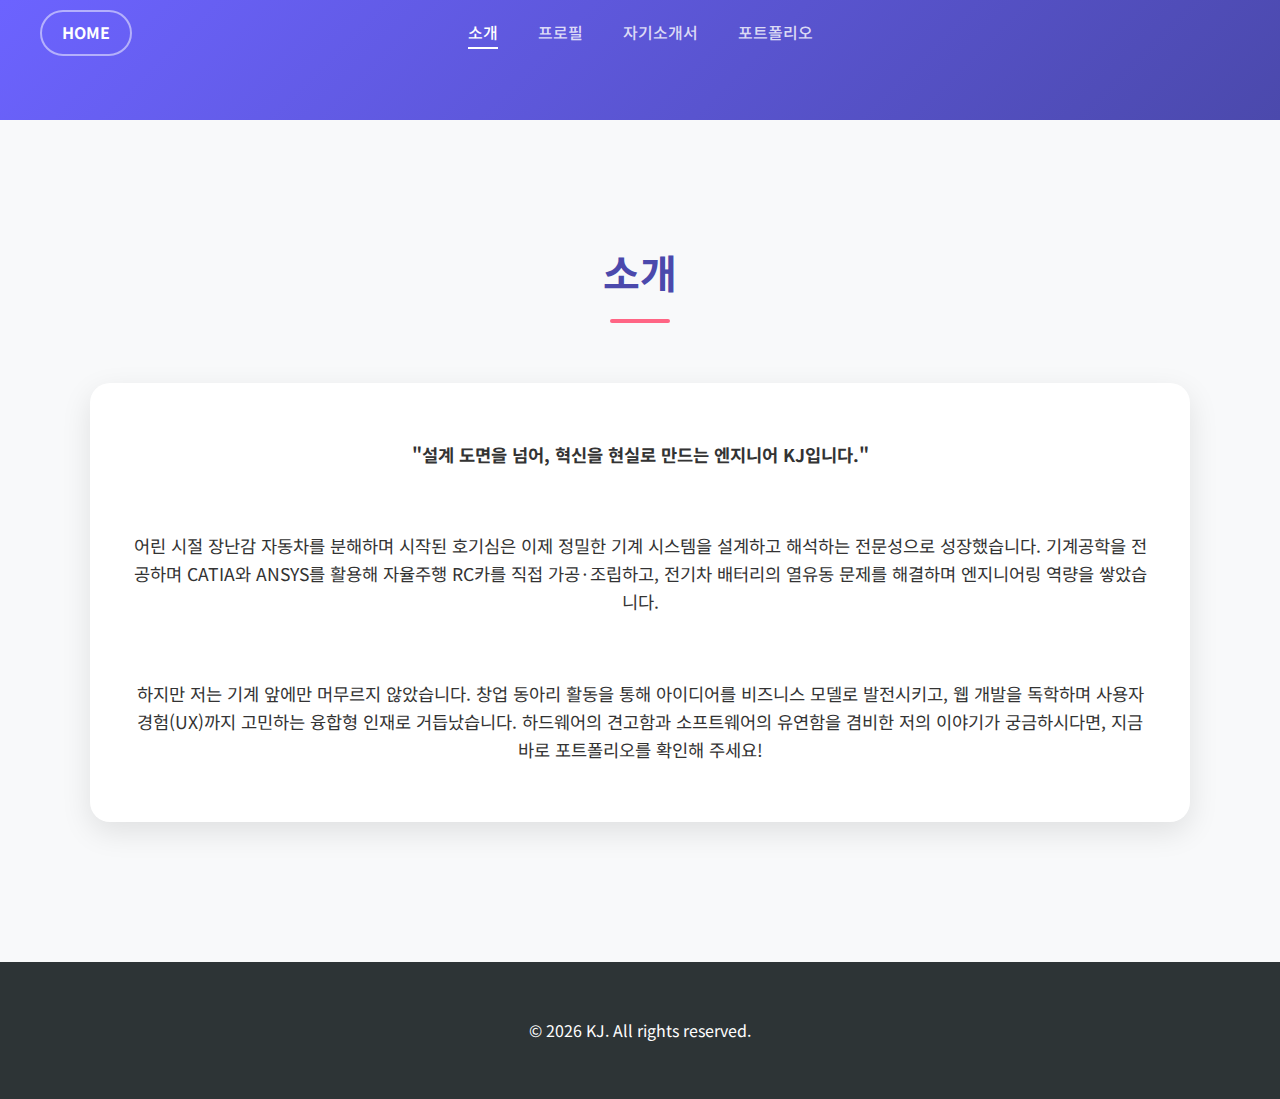
<file: about.html>
<!DOCTYPE html>
<html lang="ko">
<head>
    <meta charset="UTF-8">
    <meta name="viewport" content="width=device-width, initial-scale=1.0">
    <title>소개 - KJ의 포트폴리오</title>
    <link rel="stylesheet" href="style.css">
    <link href="https://fonts.googleapis.com/css2?family=Noto+Sans+KR:wght@300;400;500;700&display=swap" rel="stylesheet">
    <link rel="stylesheet" href="https://cdnjs.cloudflare.com/ajax/libs/font-awesome/6.4.0/css/all.min.css">
</head>
<body>
    <header class="sub-page">
        <div class="header-container">
            <a href="index.html" class="home-btn">HOME</a>
            <nav>
                <ul>
                    <li><a href="about.html" class="active">소개</a></li>
                    <li><a href="resume.html">프로필</a></li>
                    <li><a href="self-intro.html">자기소개서</a></li>
                    <li><a href="portfolio.html">포트폴리오</a></li>
                </ul>
            </nav>
        </div>
    </header>

    <section id="about">
        <div class="section-title">
            <h2>소개</h2>
        </div>
        <div class="about-content">
            <p><strong>"설계 도면을 넘어, 혁신을 현실로 만드는 엔지니어 KJ입니다."</strong></p>
            <br>
            <p>어린 시절 장난감 자동차를 분해하며 시작된 호기심은 이제 정밀한 기계 시스템을 설계하고 해석하는 전문성으로 성장했습니다. 기계공학을 전공하며 CATIA와 ANSYS를 활용해 자율주행 RC카를 직접 가공·조립하고, 전기차 배터리의 열유동 문제를 해결하며 엔지니어링 역량을 쌓았습니다.</p>
            <br>
            <p>하지만 저는 기계 앞에만 머무르지 않았습니다. 창업 동아리 활동을 통해 아이디어를 비즈니스 모델로 발전시키고, 웹 개발을 독학하며 사용자 경험(UX)까지 고민하는 융합형 인재로 거듭났습니다. 하드웨어의 견고함과 소프트웨어의 유연함을 겸비한 저의 이야기가 궁금하시다면, 지금 바로 포트폴리오를 확인해 주세요!</p>
        </div>
    </section>

    <footer>
        <p>&copy; 2026 KJ. All rights reserved.</p>
    </footer>
</body>
</html>
</file>
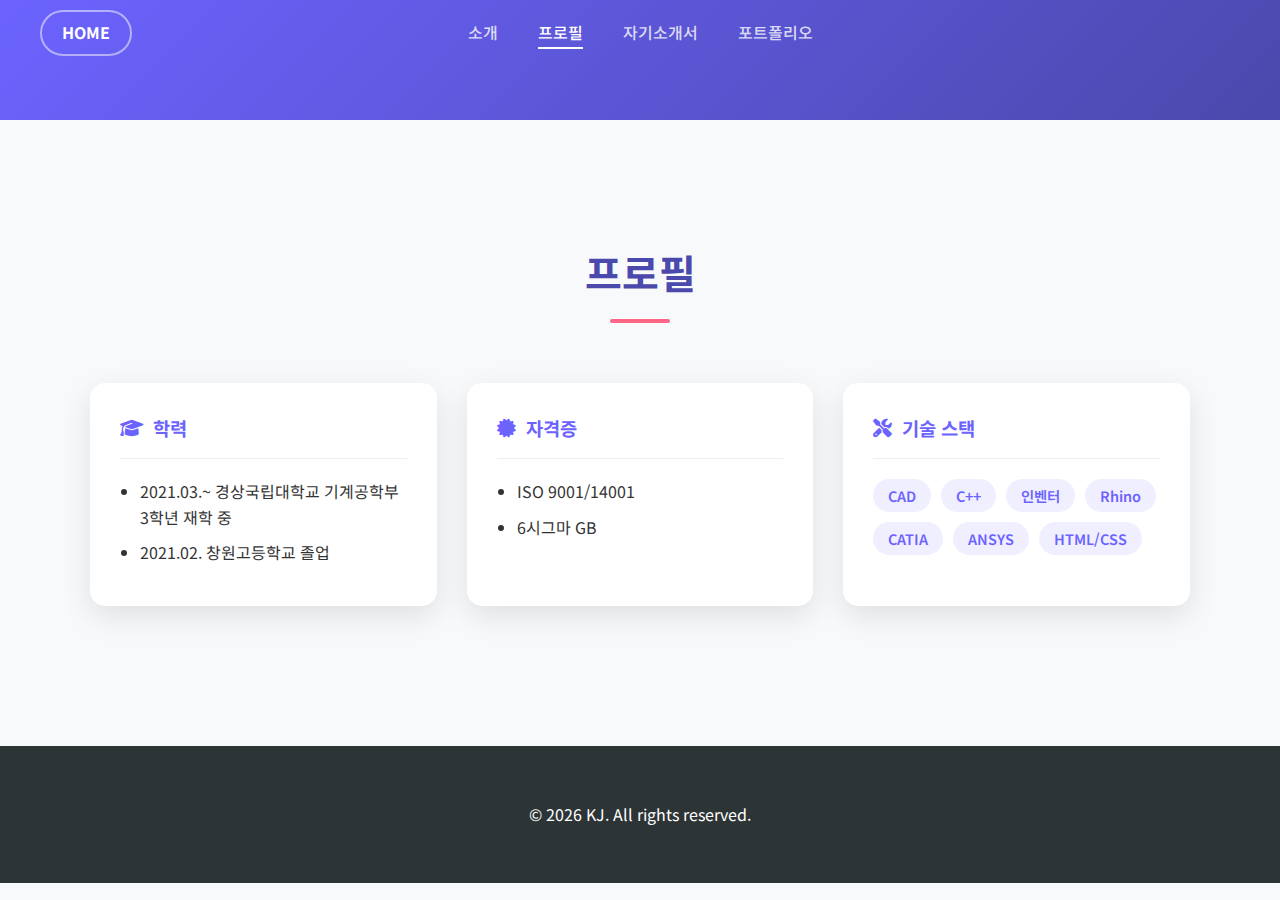
<file: resume.html>
<!DOCTYPE html>
<html lang="ko">
<head>
    <meta charset="UTF-8">
    <meta name="viewport" content="width=device-width, initial-scale=1.0">
    <title>프로필 - KJ의 포트폴리오</title>
    <link rel="stylesheet" href="style.css">
    <link href="https://fonts.googleapis.com/css2?family=Noto+Sans+KR:wght@300;400;500;700&display=swap" rel="stylesheet">
    <link rel="stylesheet" href="https://cdnjs.cloudflare.com/ajax/libs/font-awesome/6.4.0/css/all.min.css">
</head>
<body>
    <header class="sub-page">
        <div class="header-container">
            <a href="index.html" class="home-btn">HOME</a>
            <nav>
                <ul>
                    <li><a href="about.html">소개</a></li>
                    <li><a href="resume.html" class="active">프로필</a></li>
                    <li><a href="self-intro.html">자기소개서</a></li>
                    <li><a href="portfolio.html">포트폴리오</a></li>
                </ul>
            </nav>
        </div>
    </header>

    <section id="resume">
        <div class="section-title">
            <h2>프로필</h2>
        </div>
        <div class="resume-container">
            <div class="resume-item">
                <h3><i class="fas fa-graduation-cap"></i> 학력</h3>
                <ul>
                    <li>2021.03.~ 경상국립대학교 기계공학부 3학년 재학 중</li>
                    <li>2021.02. 창원고등학교 졸업</li>
                </ul>
            </div>

            <div class="resume-item">
                <h3><i class="fas fa-certificate"></i> 자격증</h3>
                <ul>
                    <li>ISO 9001/14001</li>
                    <li>6시그마 GB</li>
                </ul>
            </div>

            <div class="resume-item">
                <h3><i class="fas fa-tools"></i> 기술 스택</h3>
                <div class="skills">
                    <span>CAD</span><span>C++</span><span>인벤터</span><span>Rhino</span><span>CATIA</span><span>ANSYS</span><span>HTML/CSS</span>
                </div>
            </div>
        </div>
    </section>

    <footer>
        <p>&copy; 2026 KJ. All rights reserved.</p>
    </footer>
</body>
</html>
</file>
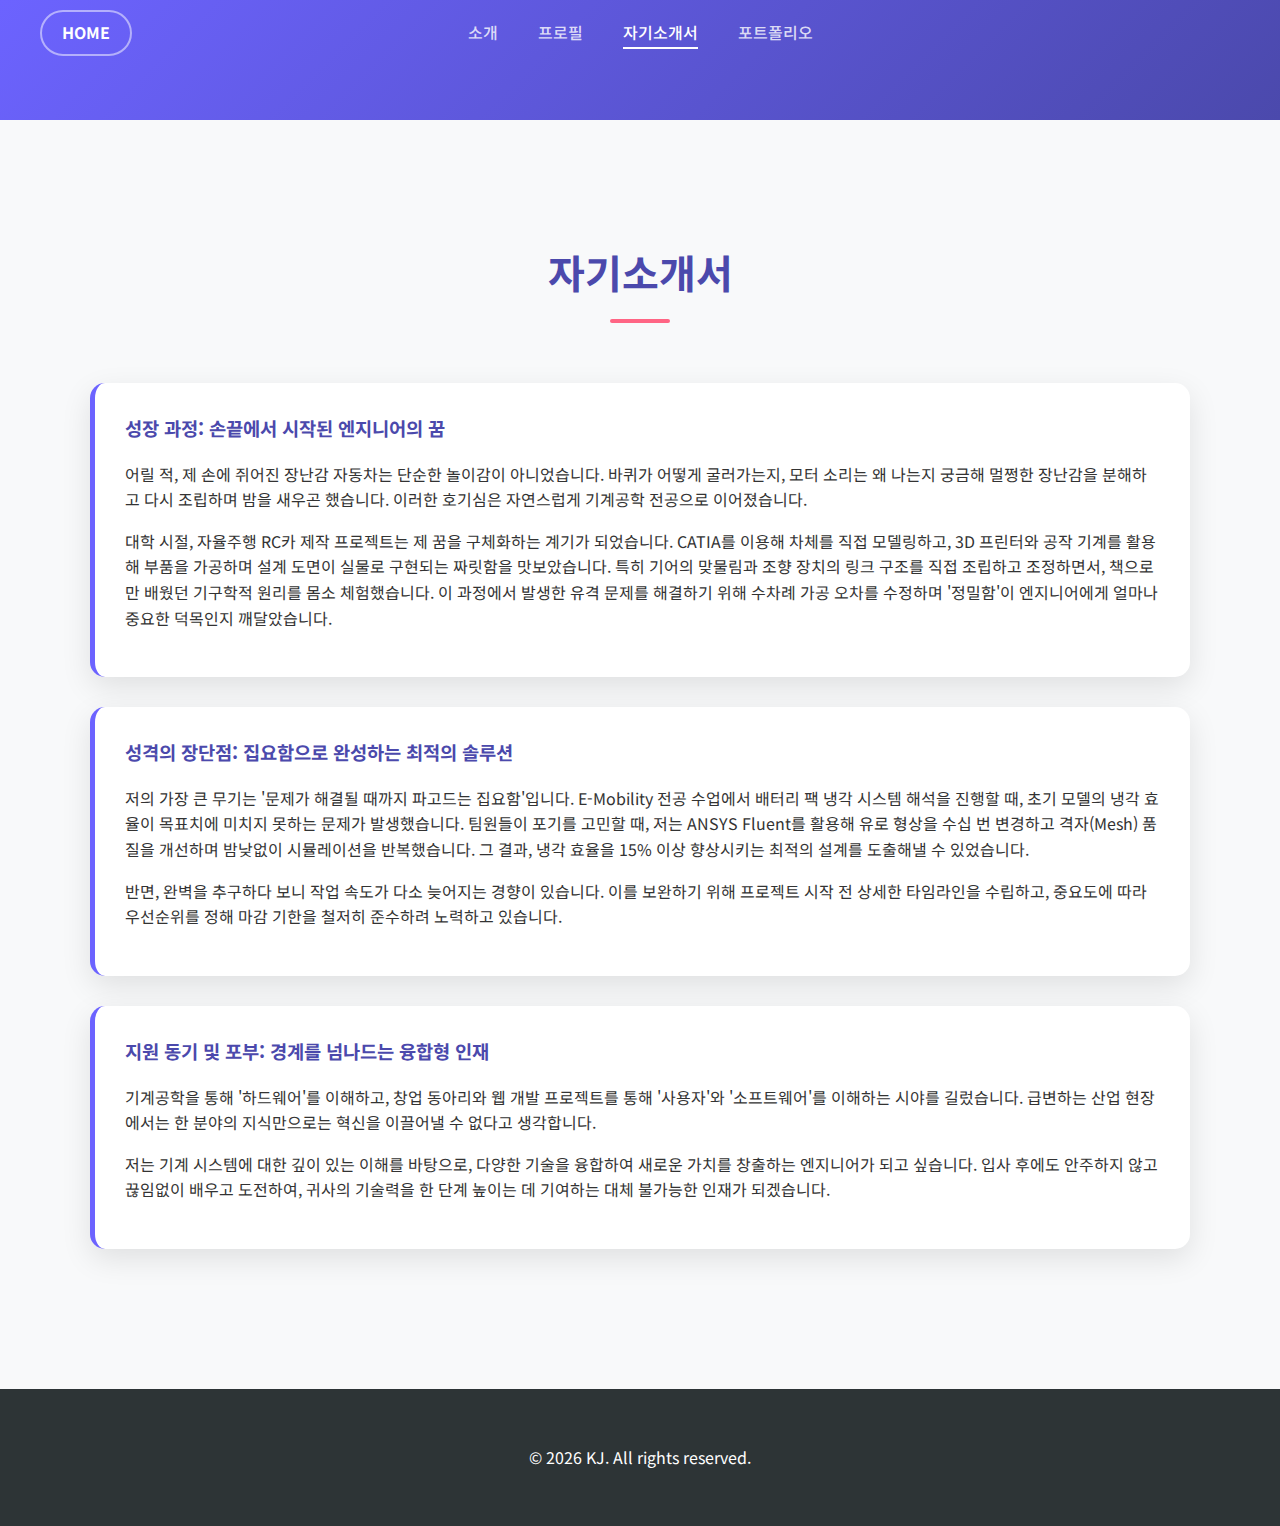
<file: self-intro.html>
<!DOCTYPE html>
<html lang="ko">
<head>
    <meta charset="UTF-8">
    <meta name="viewport" content="width=device-width, initial-scale=1.0">
    <title>자기소개서 - KJ의 포트폴리오</title>
    <link rel="stylesheet" href="style.css">
    <link href="https://fonts.googleapis.com/css2?family=Noto+Sans+KR:wght@300;400;500;700&display=swap" rel="stylesheet">
    <link rel="stylesheet" href="https://cdnjs.cloudflare.com/ajax/libs/font-awesome/6.4.0/css/all.min.css">
</head>
<body>
    <header class="sub-page">
        <div class="header-container">
            <a href="index.html" class="home-btn">HOME</a>
            <nav>
                <ul>
                    <li><a href="about.html">소개</a></li>
                    <li><a href="resume.html">프로필</a></li>
                    <li><a href="self-intro.html" class="active">자기소개서</a></li>
                    <li><a href="portfolio.html">포트폴리오</a></li>
                </ul>
            </nav>
        </div>
    </header>

    <section id="self-intro">
        <div class="section-title">
            <h2>자기소개서</h2>
        </div>
        <div class="self-intro-content">
            <div class="intro-box">
                <h3>성장 과정: 손끝에서 시작된 엔지니어의 꿈</h3>
                <p>어릴 적, 제 손에 쥐어진 장난감 자동차는 단순한 놀이감이 아니었습니다. 바퀴가 어떻게 굴러가는지, 모터 소리는 왜 나는지 궁금해 멀쩡한 장난감을 분해하고 다시 조립하며 밤을 새우곤 했습니다. 이러한 호기심은 자연스럽게 기계공학 전공으로 이어졌습니다.</p>
                <p>대학 시절, 자율주행 RC카 제작 프로젝트는 제 꿈을 구체화하는 계기가 되었습니다. CATIA를 이용해 차체를 직접 모델링하고, 3D 프린터와 공작 기계를 활용해 부품을 가공하며 설계 도면이 실물로 구현되는 짜릿함을 맛보았습니다. 특히 기어의 맞물림과 조향 장치의 링크 구조를 직접 조립하고 조정하면서, 책으로만 배웠던 기구학적 원리를 몸소 체험했습니다. 이 과정에서 발생한 유격 문제를 해결하기 위해 수차례 가공 오차를 수정하며 '정밀함'이 엔지니어에게 얼마나 중요한 덕목인지 깨달았습니다.</p>
            </div>
            <div class="intro-box">
                <h3>성격의 장단점: 집요함으로 완성하는 최적의 솔루션</h3>
                <p>저의 가장 큰 무기는 '문제가 해결될 때까지 파고드는 집요함'입니다. E-Mobility 전공 수업에서 배터리 팩 냉각 시스템 해석을 진행할 때, 초기 모델의 냉각 효율이 목표치에 미치지 못하는 문제가 발생했습니다. 팀원들이 포기를 고민할 때, 저는 ANSYS Fluent를 활용해 유로 형상을 수십 번 변경하고 격자(Mesh) 품질을 개선하며 밤낮없이 시뮬레이션을 반복했습니다. 그 결과, 냉각 효율을 15% 이상 향상시키는 최적의 설계를 도출해낼 수 있었습니다.</p>
                <p>반면, 완벽을 추구하다 보니 작업 속도가 다소 늦어지는 경향이 있습니다. 이를 보완하기 위해 프로젝트 시작 전 상세한 타임라인을 수립하고, 중요도에 따라 우선순위를 정해 마감 기한을 철저히 준수하려 노력하고 있습니다.</p>
            </div>
            <div class="intro-box">
                <h3>지원 동기 및 포부: 경계를 넘나드는 융합형 인재</h3>
                <p>기계공학을 통해 '하드웨어'를 이해하고, 창업 동아리와 웹 개발 프로젝트를 통해 '사용자'와 '소프트웨어'를 이해하는 시야를 길렀습니다. 급변하는 산업 현장에서는 한 분야의 지식만으로는 혁신을 이끌어낼 수 없다고 생각합니다.</p>
                <p>저는 기계 시스템에 대한 깊이 있는 이해를 바탕으로, 다양한 기술을 융합하여 새로운 가치를 창출하는 엔지니어가 되고 싶습니다. 입사 후에도 안주하지 않고 끊임없이 배우고 도전하여, 귀사의 기술력을 한 단계 높이는 데 기여하는 대체 불가능한 인재가 되겠습니다.</p>
            </div>
        </div>
    </section>

    <footer>
        <p>&copy; 2026 KJ. All rights reserved.</p>
    </footer>
</body>
</html>
</file>
<file: style.css>
:root {
    --primary-color: #6C63FF;
    --secondary-color: #4B49AC;
    --accent-color: #FF6584;
    --text-color: #333;
    --bg-color: #f8f9fa;
    --card-bg: #ffffff;
    --shadow: 0 10px 30px rgba(0, 0, 0, 0.1);
}

body {
    font-family: 'Noto Sans KR', sans-serif;
    margin: 0;
    padding: 0;
    line-height: 1.6;
    color: var(--text-color);
    background-color: var(--bg-color);
}

/* Header & Nav */
header {
    background: linear-gradient(135deg, var(--primary-color) 0%, var(--secondary-color) 100%);
    color: #fff;
    min-height: 500px;
    position: relative;
    clip-path: polygon(0 0, 100% 0, 100% 85%, 0 100%);
}

header.sub-page {
    min-height: 120px;
    clip-path: none;
    margin-bottom: 40px;
}

.header-container {
    display: flex;
    justify-content: center;
    align-items: center;
    padding: 20px 40px;
    position: relative;
    z-index: 10;
}

.home-btn {
    position: absolute;
    left: 40px;
    color: #fff;
    text-decoration: none;
    font-weight: 700;
    font-size: 16px;
    border: 2px solid rgba(255, 255, 255, 0.5);
    padding: 8px 20px;
    border-radius: 50px;
    transition: all 0.3s ease;
}

.home-btn:hover {
    background-color: #fff;
    color: var(--secondary-color);
    border-color: #fff;
}

header nav ul {
    padding: 0;
    list-style: none;
    margin: 0;
    display: flex;
    gap: 40px;
}

header nav a {
    color: rgba(255, 255, 255, 0.8);
    text-decoration: none;
    font-size: 16px;
    font-weight: 500;
    transition: color 0.3s ease;
    position: relative;
}

header nav a:hover, header nav a.active {
    color: #fff;
}

header nav a::after {
    content: '';
    position: absolute;
    width: 0;
    height: 2px;
    bottom: -5px;
    left: 0;
    background-color: #fff;
    transition: width 0.3s ease;
}

header nav a:hover::after, header nav a.active::after {
    width: 100%;
}

/* Hero Section */
.hero {
    display: flex;
    justify-content: center;
    align-items: center;
    height: calc(100% - 80px);
    text-align: center;
    padding-top: 60px;
}

.hero h1 {
    font-size: 3.5rem;
    margin-bottom: 20px;
    font-weight: 700;
    letter-spacing: -1px;
}

.hero p {
    font-size: 1.2rem;
    margin-bottom: 40px;
    opacity: 0.9;
    max-width: 700px;
    margin-left: auto;
    margin-right: auto;
}

.btn {
    display: inline-block;
    background: #fff;
    color: var(--secondary-color);
    padding: 15px 40px;
    border-radius: 50px;
    text-decoration: none;
    font-weight: 700;
    box-shadow: 0 5px 15px rgba(0,0,0,0.2);
    transition: all 0.3s ease;
}

.btn:hover {
    transform: translateY(-3px);
    box-shadow: 0 10px 20px rgba(0,0,0,0.3);
}

.btn-outline {
    background: transparent;
    border: 2px solid #fff;
    color: #fff;
    margin-left: 10px;
}

.btn-outline:hover {
    background: #fff;
    color: var(--secondary-color);
}

/* Sections Common */
section {
    padding: 80px 20px;
    max-width: 1100px;
    margin: 0 auto;
}

.section-title {
    text-align: center;
    margin-bottom: 60px;
}

.section-title h2 {
    font-size: 2.5rem;
    color: var(--secondary-color);
    display: inline-block;
    position: relative;
    margin: 0;
}

.section-title h2::after {
    content: '';
    display: block;
    width: 60px;
    height: 4px;
    background: var(--accent-color);
    margin: 15px auto 0;
    border-radius: 2px;
}

/* Features Section (New) */
.features-grid {
    display: grid;
    grid-template-columns: repeat(auto-fit, minmax(250px, 1fr));
    gap: 30px;
    text-align: center;
}

.feature-item {
    background: var(--card-bg);
    padding: 40px 20px;
    border-radius: 15px;
    box-shadow: var(--shadow);
    transition: transform 0.3s ease;
}

.feature-item:hover {
    transform: translateY(-10px);
}

.feature-item i {
    font-size: 3.5rem;
    color: var(--primary-color);
    margin-bottom: 20px;
}

.feature-item h3 {
    font-size: 1.5rem;
    margin-bottom: 15px;
    color: var(--text-color);
}

.feature-item p {
    color: #666;
    font-size: 1rem;
}

/* CTA Section (New) */
.cta-section {
    background: linear-gradient(135deg, var(--secondary-color), var(--primary-color));
    color: #fff;
    text-align: center;
    border-radius: 20px;
    padding: 60px 40px;
    margin: 60px auto;
    box-shadow: var(--shadow);
}

.cta-section h2 {
    color: #fff;
    margin-bottom: 20px;
}

.cta-section p {
    font-size: 1.2rem;
    margin-bottom: 30px;
    opacity: 0.9;
}

.cta-section .btn {
    background: #fff;
    color: var(--primary-color);
}

/* About */
.about-content {
    background: var(--card-bg);
    padding: 40px;
    border-radius: 20px;
    box-shadow: var(--shadow);
    text-align: center;
    font-size: 1.1rem;
}

/* Resume */
.resume-container {
    display: grid;
    grid-template-columns: repeat(auto-fit, minmax(300px, 1fr));
    gap: 30px;
}

.resume-item {
    background: var(--card-bg);
    padding: 30px;
    border-radius: 15px;
    box-shadow: var(--shadow);
    transition: transform 0.3s ease;
}

.resume-item:hover {
    transform: translateY(-5px);
}

.resume-item h3 {
    color: var(--primary-color);
    margin-top: 0;
    margin-bottom: 20px;
    display: flex;
    align-items: center;
    gap: 10px;
    border-bottom: 1px solid #eee;
    padding-bottom: 15px;
}

.resume-item ul {
    padding-left: 20px;
    margin: 0;
}

.resume-item li {
    margin-bottom: 10px;
    list-style-type: disc;
}

.skills {
    display: flex;
    flex-wrap: wrap;
    gap: 10px;
}

.skills span {
    background: rgba(108, 99, 255, 0.1);
    color: var(--primary-color);
    padding: 5px 15px;
    border-radius: 20px;
    font-size: 0.9rem;
    font-weight: 600;
}

/* Self Intro */
.self-intro-content {
    display: flex;
    flex-direction: column;
    gap: 30px;
}

.intro-box {
    background: var(--card-bg);
    padding: 30px;
    border-radius: 15px;
    box-shadow: var(--shadow);
    border-left: 5px solid var(--primary-color);
}

.intro-box h3 {
    margin-top: 0;
    color: var(--secondary-color);
}

/* Portfolio */
.project-grid {
    display: grid;
    grid-template-columns: repeat(auto-fit, minmax(300px, 1fr));
    gap: 30px;
}

.project-card {
    background: var(--card-bg);
    border-radius: 15px;
    overflow: hidden;
    box-shadow: var(--shadow);
    transition: all 0.3s ease;
}

.project-card:hover {
    transform: translateY(-10px);
}

.card-image {
    width: 100%;
    height: 200px;
    object-fit: cover;
    display: block;
}

.project-card h3 {
    padding: 20px 20px 10px;
    margin: 0;
    color: var(--text-color);
}

.project-card p {
    padding: 0 20px 20px;
    color: #666;
}

/* Contact */
.contact-info {
    display: flex;
    justify-content: center;
    gap: 50px;
    flex-wrap: wrap;
}

.contact-item {
    text-align: center;
}

.contact-item i {
    font-size: 2.5rem;
    color: var(--primary-color);
    margin-bottom: 15px;
}

.contact-item p {
    font-weight: 500;
    font-size: 1.1rem;
}

.contact-item a {
    color: var(--text-color);
    text-decoration: none;
    transition: color 0.3s ease;
}

.contact-item a:hover {
    color: var(--primary-color);
}

/* Footer */
footer {
    background: #2d3436;
    color: #fff;
    text-align: center;
    padding: 40px 20px;
    margin-top: 60px;
}
</file>
